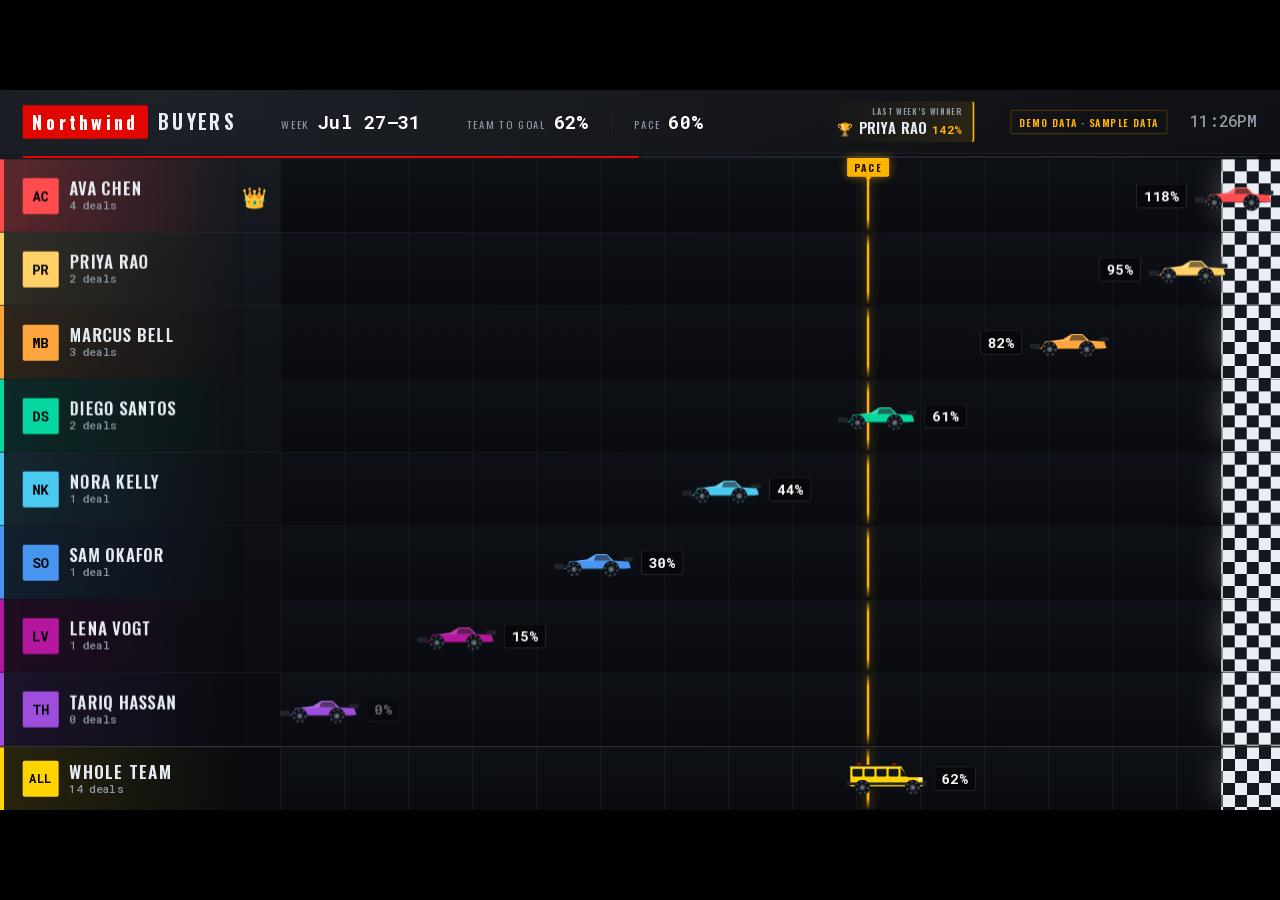
<file: race-board/index.html>
<!DOCTYPE html>
<html lang="en">
<head>
<meta charset="utf-8">
<meta name="viewport" content="width=device-width, initial-scale=1">
<title>Northwind Race Board</title>
<link rel="stylesheet" href="race.css">
</head>
<!--
  PORTING TO THE CRM
  This file becomes a Blade view. Only two things change:
    1. the asset hrefs (race.css / race.js -> the CRM's public/ paths)
    2. the data-* attributes below, which the Blade template fills in
  Everything else — markup, CSS, JS — ships unchanged. See HANDOFF.md.

  Config lives in data-* attributes, NOT an inline <script>: a strict
  `script-src 'self'` CSP (ours, and the CRM's) blocks inline script, which would
  silently drop the config and fall back to defaults. Attributes need no nonce.
-->
<body
  data-endpoint="race.json"
  data-poll="60"
  data-heat="20"
  data-theme="cars"
  data-sound="on"
  data-volume="0.7"
  data-control=""
  data-control-poll="3"
  data-stale-hours="20"><!-- poll seconds; heat = seconds each heat holds the screen; sound=off to mute.
       data-control = remote-control endpoint the board polls so a second tab
       (/control) can drive the wall live. Omit it (as the CRM Blade view does
       unless the CRM serves /api/control) and the board never polls — purely
       additive. data-control-poll = how often (seconds) to check for a change.
       data-stale-hours = age of newest deal before the "deals through" stamp goes amber.
       20 clears the normal overnight feed gap (~19.5h); lower would false-alarm each morning.
       data-theme = this week's costume; ids live in themes.js ("cars" is built
       into race.js and is what any broken theme falls back to). Preview any
       theme without a deploy: ?theme=sharks · check it with ?theme=sharks&audit=1 -->

<div class="board" id="board">
  <header class="hd">
    <div class="hd-title">
      <span class="hd-mark">Northwind</span>
      <span class="hd-heat" id="heat-label">Buyers</span>
    </div>
    <span class="hd-rule"></span>
    <div class="hd-stat">
      <span class="lbl">Week</span>
      <span class="val" id="week-label">—</span>
    </div>
    <span class="hd-rule"></span>
    <div class="hd-stat">
      <span class="lbl">Team to goal</span>
      <span class="val" id="co-agp">—</span>
    </div>
    <span class="hd-rule"></span>
    <!-- "Pace", not "Week elapsed": this is the weighted share of the week's AGP
         that should be in by now, which is deliberately NOT the same as clock
         time (Monday is only 9.4% of a week's AGP). Matches the PACE flag. -->
    <div class="hd-stat">
      <span class="lbl">Pace</span>
      <span class="val" id="pace-label">—</span>
    </div>
    <span class="hd-spacer"></span>
    <!-- Last window's winner for the page on screen (each heat carries its own,
         filled by render()). Name + % of goal only — no dollars. -->
    <div class="hd-winner" id="last-winner" hidden>
      <span class="hd-winner-lbl">Last week&rsquo;s winner</span>
      <span class="hd-winner-val">
        <span class="hd-trophy" aria-hidden="true">&#127942;</span>
        <span id="lw-name">—</span>
        <span id="lw-pct" class="hd-winner-pct">—</span>
      </span>
    </div>
    <span class="badge-mock" id="badge-mock" hidden>Demo data · sample data</span>
    <!-- current time (big) + the feed's "deals through" cutoff beneath it, so a
         viewer can tell a stale twice-daily feed from a broken board. -->
    <div class="hd-time">
      <span class="hd-clock" id="clock">—</span>
      <span class="hd-fresh" id="data-through" hidden>—</span>
    </div>
  </header>

  <!-- heat progress: which heat is up, and how long until the wipe -->
  <div class="heat-dots" id="heat-dots"></div>

  <!-- Labels the amber line. Without this nobody knows what it is, and a wall
       display gets no chance to explain itself. -->
  <div class="pace-flag" id="pace-flag"><span>Pace</span></div>

  <main class="lanes" id="lanes"></main>

  <!-- The whole team, as one vehicle. Outside .lanes on purpose: the team number
       is the same in both heats, so this must not wipe when the heats rotate —
       it keeps rolling while buyers swap to AMs above it.
       --color / --tint-* are set from JS at boot (see tintTeamLane) so they follow
       the week's theme. They used to be hardcoded here, which duplicated
       BUS_COLOR and would have left a school-bus-yellow gutter behind a blue
       whale. The tints are precomputed rgba() rather than color-mix(), which is
       Chromium 111+ and absent on every TV browser. -->
  <div class="bus-lane" id="bus-lane">
    <div class="gutter">
      <span class="chip">ALL</span>
      <span class="who">
        <span class="nm">Whole Team</span>
        <span class="sub" id="bus-sub">&mdash;</span>
      </span>
    </div>
    <div class="track">
      <div class="pace" id="bus-pace"></div>
      <div class="finish"></div>
      <div class="car-wrap" id="bus-wrap"><div class="car-inner">
        <span id="bus-art"></span>
        <span class="puff"></span><span class="streak"></span>
        <span class="pill" id="bus-pill"></span>
      </div></div>
    </div>
  </div>

  <!-- Win moment. Sound is likely blocked on a TV's built-in browser, so the
       celebration has to read with the volume off. -->
  <div class="win" id="win" hidden>
    <div class="win-scrim"></div>
    <div class="win-row">
      <span class="win-flag win-flag-l">
        <svg viewBox="0 0 120 150" aria-hidden="true">
          <defs>
            <pattern id="chk-l" width="24" height="24" patternUnits="userSpaceOnUse">
              <rect width="24" height="24" fill="#12161d"/>
              <rect width="12" height="12" fill="#f2f6fb"/>
              <rect x="12" y="12" width="12" height="12" fill="#f2f6fb"/>
            </pattern>
          </defs>
          <rect x="6" y="0" width="7" height="150" rx="3" fill="#5b6472"/>
          <g class="win-cloth">
            <rect x="13" y="8" width="102" height="76" fill="url(#chk-l)"/>
          </g>
        </svg>
      </span>

      <span class="win-card">
        <span class="win-name" id="win-name">&nbsp;</span>
        <span class="win-sub">hit goal</span>
      </span>

      <span class="win-flag win-flag-r">
        <svg viewBox="0 0 120 150" aria-hidden="true">
          <defs>
            <pattern id="chk-r" width="24" height="24" patternUnits="userSpaceOnUse">
              <rect width="24" height="24" fill="#12161d"/>
              <rect width="12" height="12" fill="#f2f6fb"/>
              <rect x="12" y="12" width="12" height="12" fill="#f2f6fb"/>
            </pattern>
          </defs>
          <rect x="107" y="0" width="7" height="150" rx="3" fill="#5b6472"/>
          <g class="win-cloth">
            <rect x="5" y="8" width="102" height="76" fill="url(#chk-r)"/>
          </g>
        </svg>
      </span>
    </div>
  </div>

  <div class="confetti" id="confetti"></div>
  <div class="toast" id="toast"><span class="dot"></span><span class="tx"></span></div>
  <div class="err" id="err" hidden></div>
  <div class="sound-hint" id="sound-hint" hidden>&#128263; Press OK on the remote once to enable sound</div>
</div>

<!-- Three cues, one per moment: a deal booked (advance), a goal crossed
     (finishline), a deal cancelled (revert). preload=auto so the first play
     isn't a silent stall while it fetches. Browsers block audio until the page
     has a user gesture — on a TV nobody clicks, so launch Chrome with
     --autoplay-policy=no-user-gesture-required (see HANDOFF). -->
<audio id="snd-advance" src="assets/advance.mp3"    preload="auto"></audio>
<audio id="snd-finish"  src="assets/finishline.mp3" preload="auto"></audio>
<audio id="snd-revert"  src="assets/revert.mp3"     preload="auto"></audio>

<!-- themes.js MUST come before race.js: race.js resolves the week's theme at
     boot and reads RACE_THEMES then. Wrong order and it's undefined, so the
     board silently falls back to cars and nobody can tell why.
     It is purely additive — delete it and the board still runs on cars. -->
<script src="themes.js"></script>
<script src="race.js"></script>
</body>
</html>
</file>
<file: race-board/race.css>
/* ============================================================
   Northwind RACE BOARD — Sports Broadcast
   Authored at literal 1920x1080 and scaled to the viewport, so the design is
   identical on a 55" TV, a laptop, and a screenshot. Never size anything to
   vw/vh — that would stretch the layout instead of scaling it.

   Geometry budget (must total 1080):
     header 96 + heat-dots 8 + 8 lanes x 110 + bus 96 = 1080

   The bus strip is what cost the racer lanes 12px each (122 -> 110). Names are
   unchanged at 25px; only the breathing room shrank. Do not add a tenth row
   without re-deriving this — an earlier draft at 62px put names at ~13px on the
   real panel, which is unreadable across a room.

   Self-contained: no CDN, no remote fonts, no external images. the CRM serves this
   under its own CSP and anything external gets blocked.
   ============================================================ */

/* Self-hosted brand fonts (OFL), copied from brand-kit/ds-bundle/fonts.
   latin subset only — the roster is ASCII. Note the brand kit ships a single
   400-weight file per family, so 600/700 are browser-synthesized bold; that is
   a brand-kit limitation, not a bug here. */
@font-face {
  font-family: 'Oswald'; font-style: normal; font-weight: 400 700;
  font-display: swap; src: url(assets/Oswald-400-latin.woff2) format('woff2');
}
@font-face {
  font-family: 'Roboto Mono'; font-style: normal; font-weight: 400 700;
  font-display: swap; src: url(assets/RobotoMono-400-latin.woff2) format('woff2');
}

*, *::before, *::after { box-sizing: border-box; margin: 0; padding: 0; }

:root {
  --hd-h: 96px;
  --dots-h: 8px;
  --lane-h: 110px;
  --bus-h: 96px;
  --gutter-w: 420px;
  --finish-w: 88px;

  --bg-0: #06070a;
  --bg-1: #0b0d11;
  --bg-2: #14181f;
  --ink: #e8edf4;
  --ink-dim: #8f98a6;
  --rule: #1e242e;
  --accent: #e10600;   /* broadcast red */
  --pace: #ffb400;     /* pace car / on-pace marker */

  --ease-move: cubic-bezier(.2, .7, .2, 1);
}

html, body {
  height: 100%;
  background: #000;
  color: var(--ink);
  font-family: Oswald, "Arial Narrow", system-ui, sans-serif;
  -webkit-font-smoothing: antialiased;
  overflow: hidden;              /* a TV never scrolls */
  cursor: none;                  /* no pointer on a wall display */
}
/* The board carries no on-screen controls: theme switching and Jordan's
   dumpster toggle live in the /control page (a second tab). The old
   cursor-reveal switcher and its mousemove listener are gone, so the wall
   stays `cursor: none` and inert. */

/* Dumpster fire — flame flicker. Each tongue flickers on its own timing so the
   fire looks alive. transform-origin is inline in viewBox units (the flame base)
   like the wheels; no transform-box. `.anim` lets reduced-motion still it. */
.dump-flame-a { animation: flicker .55s ease-in-out infinite; }
.dump-flame-b { animation: flicker .43s ease-in-out infinite .12s; }
.dump-flame-c { animation: flicker .67s ease-in-out infinite .21s; }
@keyframes flicker {
  0%, 100% { transform: scaleY(1) scaleX(1); }
  50%      { transform: scaleY(1.22) scaleX(.88); }
}

/* ---------- board shell ---------- */
.board {
  position: absolute; top: 50%; left: 50%;
  width: 1920px; height: 1080px;
  transform: translate(-50%, -50%) scale(var(--k, 1));
  transform-origin: center center;
  overflow: hidden;
  background:
    linear-gradient(180deg, rgba(255,255,255,.026), transparent 40%),
    radial-gradient(90% 140% at 12% 0%, var(--bg-2) 0%, var(--bg-1) 55%, var(--bg-0) 100%);
}

/* ---------- header ---------- */
.hd {
  display: flex; align-items: center;
  height: var(--hd-h); padding: 0 34px;
  border-bottom: 1px solid var(--rule);
  background: rgba(255,255,255,.014);
  position: relative; z-index: 20;
}
.hd > * + * { margin-left: 34px; }   /* flex `gap` is Chromium 84+ */
.hd-title { display: flex; align-items: baseline; }
.hd-title > * + * { margin-left: 16px; }
.hd-mark {
  font-size: 27px; font-weight: 700; letter-spacing: .2em;
  color: #fff; background: var(--accent);
  padding: 5px 14px; border-radius: 2px;
}
.hd-heat {
  font-size: 30px; font-weight: 600; letter-spacing: .12em; text-transform: uppercase;
  transition: opacity .28s;
}
.hd-rule { width: 1px; height: 40px; background: var(--rule); }
.hd-stat { display: flex; align-items: baseline; }
.hd-stat > * + * { margin-left: 12px; }
.hd-stat .lbl {
  font-size: 16px; letter-spacing: .15em; text-transform: uppercase; color: var(--ink-dim);
}
.hd-stat .val {
  font-family: "Roboto Mono", ui-monospace, monospace;
  font-size: 28px; font-weight: 700; color: #fff;
}
.hd-spacer { flex: 1; }
.hd-time { display: flex; flex-direction: column; align-items: flex-end; line-height: 1.04; }
.hd-clock {
  font-family: "Roboto Mono", ui-monospace, monospace;
  font-size: 24px; font-weight: 500; color: var(--ink-dim);
  font-variant-numeric: tabular-nums;
}
/* "Deals through …" — the feed's cutoff. Dim by default; amber past staleHours,
   which pairs with the prior-day weekday the JS prepends when it's not today. */
.hd-fresh {
  font-family: "Roboto Mono", ui-monospace, monospace;
  font-size: 12px; font-weight: 500; letter-spacing: .05em; text-transform: uppercase;
  color: #6a7280; margin-top: 3px; white-space: nowrap;
}
.hd-fresh.stale { color: var(--pace); }
.badge-mock {
  font-size: 15px; font-weight: 600; letter-spacing: .12em; text-transform: uppercase;
  color: var(--pace); border: 1px solid #6a4d00; border-radius: 2px;
  padding: 6px 12px;
}

/* Last week's winner — a callout, not a plain stat, so it reads as a highlight.
   Name + % of goal only; no dollar figure. */
.hd-winner {
  display: flex; flex-direction: column; align-items: flex-end;
  padding: 6px 16px; margin-right: 20px; border-radius: 5px;
  background: linear-gradient(90deg, transparent, rgba(255,180,0,.1));
  border-right: 3px solid var(--pace);
}
.hd-winner-lbl {
  font-size: 12px; font-weight: 600; letter-spacing: .14em; text-transform: uppercase;
  color: var(--ink-dim);
}
.hd-winner-val {
  display: flex; align-items: baseline;
  font-size: 22px; font-weight: 600; letter-spacing: .04em; text-transform: uppercase;
  white-space: nowrap; color: var(--ink);
}
.hd-winner-val > * + * { margin-left: 8px; }   /* flex `gap` is Chromium 84+ */
.hd-trophy { font-size: 19px; }
.hd-winner-pct {
  font-family: "Roboto Mono", ui-monospace, monospace;
  font-size: 17px; font-weight: 700; color: var(--pace);
}

/* ---------- pace flag ----------
   Sits at the top of the amber pace line and names it. "Pace" = where you'd have
   to be right now to finish the window exactly on goal. */
.pace-flag {
  position: absolute; top: calc(var(--hd-h) + var(--dots-h) - 2px);
  z-index: 22; transform: translateX(-50%);
  transition: left 1.4s linear;
  pointer-events: none;
  display: flex; flex-direction: column; align-items: center;
}
.pace-flag span {
  font-size: 15px; font-weight: 700; letter-spacing: .18em; text-transform: uppercase;
  color: #1a1200; background: var(--pace);
  padding: 3px 10px; border-radius: 2px;
  box-shadow: 0 0 14px rgba(255,180,0,.5);
}
.pace-flag::after {
  content: ""; width: 0; height: 0;
  border-left: 5px solid transparent; border-right: 5px solid transparent;
  border-top: 6px solid var(--pace);
}

/* ---------- heat timer ---------- */
.heat-dots { height: var(--dots-h); display: flex; padding: 0 34px; align-items: center; }
.heat-dots i + i { margin-left: 3px; }
.heat-dots i {
  height: 3px; flex: 1; background: var(--rule); border-radius: 2px; position: relative; overflow: hidden;
}
.heat-dots i.on::after {
  content: ""; position: absolute; top: 0; right: 0; bottom: 0; left: 0;
  background: var(--accent);
  transform-origin: left center;
  animation: heat-fill linear forwards;
  animation-duration: var(--heat-ms, 20s);
}
@keyframes heat-fill { from { transform: scaleX(0); } to { transform: scaleX(1); } }

/* ---------- lanes ---------- */
.lanes { position: relative; z-index: 10; }

.lane {
  display: grid;
  grid-template-columns: var(--gutter-w) 1fr;
  align-items: center;
  height: var(--lane-h);
  border-bottom: 1px solid rgba(255,255,255,.05);
  position: relative;
}
.lane:last-child { border-bottom: 0; }

/* Rank ordering: lanes are built in a STABLE dom order and slide to their rank
   via --y (FLIP-style). Nothing is reordered in the DOM, so the rebuild-only-on-
   roster-change rule holds and rows glide instead of snapping.
   --y is (targetRank - domIndex) * lane-h, set in render(). */
.lane {
  transform: translateY(var(--y, 0px));
  transition: transform .75s cubic-bezier(.35, .9, .25, 1);
  will-change: transform;
}

/* The heat wipe animates the lane's CHILDREN, not the lane itself. Both would
   otherwise animate `transform` and the keyframes would clobber --y, snapping
   every row back to its dom position mid-wipe. */
.lane > .gutter, .lane > .track {
  animation: lane-in .42s var(--ease-move) both;
  animation-delay: var(--d, 0ms);
}
@keyframes lane-in {
  from { opacity: 0; transform: translateX(90px); }
  to   { opacity: 1; transform: translateX(0); }
}
.lanes.out .lane > .gutter, .lanes.out .lane > .track {
  animation: lane-out .3s var(--ease-move) both;
  animation-delay: var(--d, 0ms);
}
@keyframes lane-out {
  from { opacity: 1; transform: translateX(0); }
  to   { opacity: 0; transform: translateX(-70px); }
}

.gutter {
  display: flex; align-items: center;
  padding: 0 20px 0 28px; height: 100%;
  border-left: 6px solid var(--color);
  /* --tint-* are precomputed rgba() from JS: color-mix() is Chromium 111+ and
     absent on every TV browser, which would drop the tint entirely. */
  background: linear-gradient(90deg, var(--tint-13), transparent 88%);
  position: relative; z-index: 6;
}
.gutter > * + * { margin-left: 16px; }   /* flex `gap` is Chromium 84+ */
.lane.leader .gutter {
  background: linear-gradient(90deg, var(--tint-30), transparent 88%);
}
.chip {
  width: 54px; height: 54px; flex: none; border-radius: 3px;
  display: grid; place-items: center;
  font-family: "Roboto Mono", ui-monospace, monospace;
  font-size: 20px; font-weight: 700;
  color: #000; background: var(--color);
}
.who { min-width: 0; flex: 1; }
.who .nm {
  display: block; line-height: 1.12;
  font-size: 25px; font-weight: 600;
  letter-spacing: .05em; text-transform: uppercase;
  white-space: nowrap; overflow: hidden; text-overflow: ellipsis;
}
.who .sub {
  display: block; overflow: hidden; text-overflow: ellipsis; white-space: nowrap;
  font-family: "Roboto Mono", ui-monospace, monospace;
  font-size: 17px; font-weight: 500; color: var(--ink-dim);
}
/* a goal we invented must never look like a goal they set */
.who .sub .tbd { color: var(--pace); opacity: .85; }
.crown { font-size: 30px; flex: none; margin-left: auto; padding-left: 8px; opacity: 0; transition: opacity .3s; }
.lane.leader .crown { opacity: 1; }

/* ---------- team bus ---------- */
/* The whole team as one vehicle, riding the same track against the same pace
   line and the same finish.

   It lives OUTSIDE .lanes deliberately. The team number is identical in both
   heats, so the bus must not wipe when buyers swap to AMs — it keeps rolling
   while the heats change above it, which is exactly the point it's making. That
   also keeps it out of the rank sort in render(): it isn't a person, it has no
   rank, and it must never slide.

   The grid MUST stay identical to .lane. If the columns drift, the bus's track
   starts at a different x than every lane above it and the pace line stops being
   one straight vertical — the same bug that already bit us once. */
.bus-lane {
  display: grid;
  grid-template-columns: var(--gutter-w) 1fr;
  align-items: center;
  height: var(--bus-h);
  position: relative; z-index: 11;
  /* reads as a totals row: a rule separating the team from the individuals */
  border-top: 2px solid rgba(255,255,255,.16);
}
.bus-lane .gutter { background: linear-gradient(90deg, var(--tint-13), transparent 88%); }
.bus-lane .who .nm { font-size: 26px; letter-spacing: .07em; }
/* "ALL" is 3 chars where initials are 2 — drop a point so it doesn't crowd */
.bus-lane .chip { font-size: 18px; letter-spacing: .02em; }

/* ---------- track ---------- */
.track { position: relative; height: 100%; overflow: hidden;
  background:
    repeating-linear-gradient(90deg, rgba(255,255,255,.05) 0 1px, transparent 1px 96px),
    linear-gradient(180deg, #0e1117, #090b0f);
}
.finish {
  position: absolute; top: 0; right: 0; bottom: 0; width: var(--finish-w); z-index: 3;
  pointer-events: none;
  background-color: var(--bg-2);
  /* SVG checker, not repeating-conic-gradient (Chromium 69+ / absent on
     older TV browsers, which would render a flat block, not a finish line) */
  background-image: url("data:image/svg+xml,%3Csvg xmlns='http://www.w3.org/2000/svg' width='36' height='36'%3E%3Crect width='18' height='18' fill='%23e9eef5'/%3E%3Crect x='18' y='18' width='18' height='18' fill='%23e9eef5'/%3E%3C/svg%3E");
  background-size: 36px 36px;
  border-left: 2px solid rgba(255,255,255,.5);
  box-shadow: -24px 0 44px -18px rgba(255,255,255,.22);
}
.pace {
  position: absolute; top: 0; bottom: 0; width: 4px; z-index: 4;
  transform: translateX(-2px);
  transition: left 1.4s linear;
  pointer-events: none;
  background: linear-gradient(180deg, transparent, var(--pace) 18%, var(--pace) 82%, transparent);
  box-shadow: 0 0 16px rgba(255,180,0,.55);
}

/* The wrapper is exactly car-width: the pill floats off it absolutely, so
   translateX always positions the CAR body and never shifts when the pill
   flips sides or the number changes digits. */
.car-wrap {
  position: absolute; top: 50%; left: 0; z-index: 5;
  transform: translate(0, -50%);
  transition: transform 2.4s var(--ease-move);
  will-change: transform;
}
.car-inner { position: relative; display: block; }
.car { display: block; }
.pill {
  position: absolute; left: 100%; top: 50%;
  transform: translateY(-50%); margin-left: 12px;
  font-family: "Roboto Mono", ui-monospace, monospace;
  font-size: 21px; font-weight: 700; white-space: nowrap;
  padding: 3px 11px; border-radius: 3px;
  background: rgba(6,8,12,.82); color: #fff;
  border: 1px solid rgba(255,255,255,.14);
}
.flip .pill { left: auto; right: 100%; margin-left: 0; margin-right: 12px; }
.zero .pill { opacity: .38; }

/* The wheel's spin now lives with the other theme motion, in the THEMES section
   below — it belongs to the `cars` costume, not to the board's chrome. */

.puff {
  position: absolute; left: -10px; top: 50%; z-index: -1;
  width: 16px; height: 16px; border-radius: 50%; opacity: 0;
  background: rgba(255,255,255,.32); filter: blur(3px);
}
.moving .puff { animation: puff .55s ease-out 3; }
@keyframes puff {
  0%   { opacity: .75; transform: translate(0, -50%) scale(.4); }
  100% { opacity: 0;   transform: translate(-46px, -50%) scale(1.7); }
}
.streak {
  position: absolute; right: 100%; top: 50%; height: 3px; width: 0; opacity: 0; margin-right: 9px;
  background: linear-gradient(90deg, transparent, var(--color));
  filter: blur(1px);
  box-shadow: 0 8px 8px -5px var(--tint-55), 0 -8px 8px -5px var(--tint-55);
}
.moving .streak { animation: streak 2.4s var(--ease-move); }
@keyframes streak {
  0%   { width: 0;    opacity: 0; }
  22%  { width: 84px; opacity: .85; }
  100% { width: 0;    opacity: 0; }
}
.moving .car { filter: blur(.8px); }
.car-wrap.done .car { animation: pop .6s cubic-bezier(.16,1.2,.3,1); }
@keyframes pop {
  0%   { transform: scale(1) rotate(0deg); }
  40%  { transform: scale(1.14) rotate(-6deg); }
  100% { transform: scale(1) rotate(0deg); }
}

/* ---------- toast / confetti / error ---------- */
/* bottom by default; .top flips it clear of a bottom-half racer so the toast
   never sits on the car it's announcing */
.toast {
  position: absolute; right: 26px; bottom: 22px; z-index: 30;
  display: flex; align-items: center; padding: 14px 22px;
  background: rgba(10,13,18,.94); border-left: 5px solid var(--color, var(--accent));
  border-radius: 0 3px 3px 0; box-shadow: 0 12px 40px rgba(0,0,0,.6);
  opacity: 0; transform: translateY(10px);
  transition: opacity .3s, transform .3s;
  pointer-events: none;
}
.toast > * + * { margin-left: 14px; }
.toast.top { bottom: auto; top: 124px; transform: translateY(-10px); }
.toast.show { opacity: 1; transform: translateY(0); }
.toast .dot { width: 12px; height: 12px; border-radius: 50%; background: var(--color); flex: none; }
.toast .tx { font-size: 23px; font-weight: 600; letter-spacing: .04em; white-space: nowrap; }
.toast .tx b { font-family: "Roboto Mono", ui-monospace, monospace; font-weight: 700; }
/* Cancellation: a muted grey bar + dot instead of the racer's colour, so a
   deal falling through never wears the celebratory accent. The womp carries the
   rest. */
.toast.sad { border-left-color: #5a6472; }
.toast.sad .dot { background: #5a6472; }
.toast.sad .tx { color: var(--ink-dim); }
.toast.sad .tx b { color: var(--ink); }

.confetti { position: absolute; top: 0; right: 0; bottom: 0; left: 0; z-index: 25; pointer-events: none; overflow: hidden; }
.conf { position: absolute; width: 10px; height: 16px; top: -20px; animation: fall linear forwards; }
@keyframes fall { to { transform: translateY(1120px) rotate(620deg); opacity: 0; } }

/* ---------- win moment ----------
   Fires when a car crosses 100%. Sound is likely blocked on a TV's built-in
   browser (no way to pass Chrome's autoplay flag), so this has to land with the
   volume off. Transient: ~4.6s, then removed.
   Everything here is transform/opacity only — safe on old TV engines. */
.win {
  position: absolute; top: 0; right: 0; bottom: 0; left: 0;
  z-index: 28; pointer-events: none;
  display: flex; align-items: center; justify-content: center;
}
/* REQUIRED. `display: flex` above is an author style and beats the UA's
   [hidden] { display: none }, so without this the overlay is permanently
   displayed, its animations run once on page load (when nobody has won) and
   never replay — toggling .hidden wouldn't change display, and CSS animations
   only restart when display does. This one line is what makes celebrate() work. */
.win[hidden] { display: none; }
.win-scrim {
  position: absolute; top: 0; right: 0; bottom: 0; left: 0;
  background: radial-gradient(60% 60% at 50% 50%, rgba(6,8,12,.72), rgba(6,8,12,.9));
  opacity: 0; animation: scrim-in 4.6s ease both;
}
@keyframes scrim-in {
  0% { opacity: 0; } 10% { opacity: 1; } 82% { opacity: 1; } 100% { opacity: 0; }
}

.win-row { position: relative; display: flex; align-items: center; }
.win-row > * + * { margin-left: 34px; }

/* ONE animation per element covering in -> hold -> out.
   Do NOT stack two animations that both touch opacity: with fill-mode `both`,
   the later one's backwards fill pins opacity to the element's base value (0)
   for the whole delay, so the entrance is cancelled and the card renders as a
   ghost. One timeline, no conflict. */
.win-flag { width: 190px; height: 238px; opacity: 0; }
.win-flag svg { width: 100%; height: 100%; display: block; }
.win-flag-l { animation: flag-l 4.6s cubic-bezier(.16,1.2,.3,1) both; }
.win-flag-r { animation: flag-r 4.6s cubic-bezier(.16,1.2,.3,1) both; }
@keyframes flag-l {
  0%   { opacity: 0; transform: translateX(-70px) rotate(-16deg); }
  11%  { opacity: 1; transform: translateX(0) rotate(-7deg); }
  88%  { opacity: 1; transform: translateX(0) rotate(-7deg); }
  100% { opacity: 0; transform: translateX(-24px) rotate(-11deg); }
}
@keyframes flag-r {
  0%   { opacity: 0; transform: translateX(70px) rotate(16deg); }
  11%  { opacity: 1; transform: translateX(0) rotate(7deg); }
  88%  { opacity: 1; transform: translateX(0) rotate(7deg); }
  100% { opacity: 0; transform: translateX(24px) rotate(11deg); }
}
/* the cloth waves: skew + squash, offset per flag so they don't move in lockstep */
.win-cloth { animation: wave .85s ease-in-out infinite; }
.win-flag-r .win-cloth { animation-delay: .18s; }
@keyframes wave {
  0%, 100% { transform: skewY(0deg)  scaleY(1);    }
  30%      { transform: skewY(-4.5deg) scaleY(.965); }
  65%      { transform: skewY(3.5deg)  scaleY(1.03); }
}

.win-card {
  position: relative; text-align: center;
  padding: 26px 44px;
  border: 3px solid var(--win-color, var(--pace));
  border-radius: 6px;
  background: rgba(8,10,14,.92);
  box-shadow: 0 24px 70px rgba(0,0,0,.75);
  opacity: 0;
  animation: win-card 4.6s cubic-bezier(.16,1.2,.3,1) both;
}
.win-name {
  display: block;
  font-size: 76px; font-weight: 700; letter-spacing: .04em;
  text-transform: uppercase; line-height: 1.04; color: #fff;
  white-space: nowrap;
}
.win-sub {
  display: block; margin-top: 6px;
  font-size: 30px; font-weight: 600; letter-spacing: .38em;
  text-transform: uppercase; color: var(--win-color, var(--pace));
}
@keyframes win-card {
  0%   { opacity: 0; transform: scale(.82) translateY(14px); }
  11%  { opacity: 1; transform: scale(1) translateY(0); }
  88%  { opacity: 1; transform: scale(1) translateY(0); }
  100% { opacity: 0; transform: scale(.96) translateY(-6px); }
}

.err {
  position: absolute; left: 34px; bottom: 22px; z-index: 30;
  font-size: 18px; color: var(--accent); letter-spacing: .06em;
}

/* Shown only if the browser refused to play the fanfare (no user gesture yet).
   On a properly-launched kiosk this never appears — see HANDOFF. */
.sound-hint {
  position: absolute; left: 34px; bottom: 52px; z-index: 30;
  font-size: 17px; color: var(--pace); letter-spacing: .06em;
  border: 1px solid #6a4d00; border-radius: 2px; padding: 5px 11px;
}

/* ============================================================
   THEMES
   Each week's costume. Scoped by the id race.js resolves and writes to #board
   (NOT <body> — .board is a child of body, so an attribute there would never
   match these selectors).

   Theme CSS lives HERE, in the real stylesheet — never injected as a <style>
   tag, which a strict `style-src 'self'` would block exactly the way it blocks
   inline <script>. Same trap, different attribute.

   The art itself is in themes.js; this is only its motion and its track.
   ============================================================ */

/* ---------------- theme: cars (built into race.js, the fallback) ----------
   NOT scoped to [data-theme="cars"] on purpose: `cars` is also what every
   failed theme resolution degrades to, and this rule is the one piece of theme
   motion that must work even if #board's attribute never got written.

   NO transform-box here. Each wheel sets transform-origin inline in viewBox user
   units (e.g. "18px 20px"), which is what the default `view-box` box resolves
   against. `fill-box` would resolve those same numbers against the wheel's own
   bounding box — the origin lands outside the wheel and it ORBITS instead of
   spinning (measured: 59px x 64px of drift). It's Chromium 64+ regardless. */
.wheel { animation: spin 1.15s linear infinite; }
@keyframes spin { to { transform: rotate(360deg); } }

/* ---------------- theme: sharks ------------------------------------------- */
/* Deep water. The lane's vertical grid survives as a faint current.
   Kept dark on purpose: the % pill is white-on-near-black and the finish line
   glows white — a bright track skin destroys both. Test every new skin against
   the pill and the amber pace line, not just against the character. */
.board[data-theme="sharks"] .track {
  background:
    repeating-linear-gradient(90deg, rgba(120,190,225,.06) 0 1px, transparent 1px 96px),
    linear-gradient(180deg, #0a1a24, #040d14);
}
/* Tail sweep. transform-origin is set INLINE on the <g> in viewBox user units
   (see themes.js) — do not add transform-box here, it would make the tail orbit
   instead of swish, the same way it broke the wheels. */
.board[data-theme="sharks"] .fin-tail {
  animation: swish 1.05s ease-in-out infinite;
}
@keyframes swish {
  0%, 100% { transform: rotate(-11deg); }
  50%      { transform: rotate(11deg); }
}
.board[data-theme="sharks"] .fin-fluke {
  animation: swish 1.9s ease-in-out infinite;   /* a whale is unhurried */
}
.board[data-theme="sharks"] .spout {
  animation: spout 2.6s ease-out infinite;
  transform-origin: 57px 8px;
}
@keyframes spout {
  0%, 62%   { opacity: 0; transform: scaleY(.35); }
  72%       { opacity: .95; transform: scaleY(1.1); }
  100%      { opacity: 0; transform: scaleY(1.35); }
}
/* A shark leaves a bubble, not an exhaust puff. Same element, restyled — the
   name is car-flavoured but the idea (a rear-emitted motion particle) is not. */
.board[data-theme="sharks"] .puff {
  background: rgba(190,230,255,.5);
  box-shadow: inset 0 0 0 1px rgba(255,255,255,.35);
}

/* ---------------- theme: swimmers ----------------------------------------- */
/* A pool, read from UNDER the water.
   This is the theme that proves the skin rule. A pool wants to be bright, and
   bright is what the board cannot take — the % pill is white-on-near-black and
   .finish sells itself with a white glow (see .finish's box-shadow). A literal
   pale-blue pool erases both. So: deep water, with the lane ropes and the tiled
   floor doing the "this is a pool" work instead of the brightness. */
.board[data-theme="swimmers"] .track {
  background:
    /* lane rope: the dashed float line every pool has */
    repeating-linear-gradient(90deg, rgba(255,255,255,.16) 0 10px, transparent 10px 22px),
    /* pool tile grid */
    repeating-linear-gradient(90deg, rgba(150,220,255,.07) 0 1px, transparent 1px 96px),
    linear-gradient(180deg, #0b2740, #061626);
  background-size: 22px 3px, auto, auto;
  background-position: 0 6px, 0 0, 0 0;
  background-repeat: repeat-x, repeat, no-repeat;
}
.board[data-theme="swimmers"] .legs {
  animation: kick .42s ease-in-out infinite;   /* a flutter kick is fast */
}
@keyframes kick {
  0%, 100% { transform: rotate(-7deg); }
  50%      { transform: rotate(7deg); }
}
.board[data-theme="swimmers"] .arm-back {
  animation: stroke-arm 1.25s ease-in-out infinite;
}
@keyframes stroke-arm {
  0%, 100% { transform: rotate(0deg); }
  50%      { transform: rotate(-26deg); }
}
.board[data-theme="swimmers"] .oars {
  animation: row 1.9s ease-in-out infinite;
}
@keyframes row {
  0%, 100% { transform: rotate(-6deg); }
  50%      { transform: rotate(9deg); }
}
/* a swimmer's wake, not an exhaust puff */
.board[data-theme="swimmers"] .puff {
  background: rgba(220,245,255,.55);
}

/* ---------------- theme: runners ------------------------------------------ */
/* A running track: warm lane surface with the white lane stripes every track
   has. Kept muted, not the real orange-red of a track, so the white pill and
   the amber pace line survive (same rule as swimmers). */
.board[data-theme="runners"] .track {
  background:
    repeating-linear-gradient(90deg, rgba(255,255,255,.10) 0 2px, transparent 2px 96px),
    linear-gradient(180deg, #2a1410, #180b09);
}
/* The run cycle IS opposite arm/leg swing: front leg + back arm drive together,
   back leg + front arm recover together. Two phases, 180deg apart. transform-
   origin is set inline on each group in viewBox units (see themes.js) — no
   transform-box, or the limbs orbit instead of pivoting. */
.board[data-theme="runners"] .leg-f,
.board[data-theme="runners"] .arm-b { animation: stride .46s ease-in-out infinite; }
.board[data-theme="runners"] .leg-b,
.board[data-theme="runners"] .arm-f { animation: stride .46s ease-in-out infinite reverse; }
@keyframes stride {
  0%, 100% { transform: rotate(-24deg); }
  50%      { transform: rotate(24deg); }
}
.board[data-theme="runners"] .wave { animation: wave 1.1s ease-in-out infinite; }
@keyframes wave {
  0%, 100% { transform: rotate(-10deg); }
  50%      { transform: rotate(16deg); }
}

/* ---------------- theme: bricks ------------------------------------------- */
/* A studded baseplate. Radial dots are the studs; kept dark so the pill and the
   amber pace line survive. */
.board[data-theme="bricks"] .track {
  background:
    radial-gradient(circle at 12px 12px, rgba(150,190,235,.14) 2.6px, transparent 3px) 0 0 / 24px 24px,
    linear-gradient(180deg, #10161f, #0a0e14);
}
/* A minifig's stiff little swing: opposite arm/leg, small angle (they're rigid). */
.board[data-theme="bricks"] .leg-l,
.board[data-theme="bricks"] .arm-r { animation: brickstep .52s ease-in-out infinite; }
.board[data-theme="bricks"] .leg-r,
.board[data-theme="bricks"] .arm-l { animation: brickstep .52s ease-in-out infinite reverse; }
@keyframes brickstep {
  0%, 100% { transform: rotate(-13deg); }
  50%      { transform: rotate(13deg); }
}

/* ---------------- theme: plumbers ----------------------------------------- */
/* Underground brick: the sidescroller-dungeon look. Faint brick courses, dark
   enough for the chrome. */
.board[data-theme="plumbers"] .track {
  background:
    repeating-linear-gradient(0deg, rgba(120,90,70,.14) 0 1px, transparent 1px 15px),
    repeating-linear-gradient(90deg, rgba(120,90,70,.14) 0 1px, transparent 1px 30px),
    linear-gradient(180deg, #17110d, #0d0a07);
}
.board[data-theme="plumbers"] .leg-f,
.board[data-theme="plumbers"] .arm-b { animation: stride .5s ease-in-out infinite; }
.board[data-theme="plumbers"] .leg-b,
.board[data-theme="plumbers"] .arm-f { animation: stride .5s ease-in-out infinite reverse; }
/* pipe crew bob, staggered so they don't move as one block */
.board[data-theme="plumbers"] .pop-a { animation: pop 1.4s ease-in-out infinite; }
.board[data-theme="plumbers"] .pop-b { animation: pop 1.4s ease-in-out .7s infinite; }
@keyframes pop {
  0%, 100% { transform: translateY(3px); }
  50%      { transform: translateY(-3px); }
}

/* ---------------- theme: animals (savanna) -------------------------------- */
.board[data-theme="animals"] .track {
  background:
    repeating-linear-gradient(88deg, rgba(180,140,60,.10) 0 2px, transparent 2px 26px),
    linear-gradient(180deg, #2a2110, #17110a);
}
.board[data-theme="animals"] .legs { animation: gallop .34s ease-in-out infinite; }
.board[data-theme="animals"] .legs:nth-of-type(2) { animation-direction: reverse; }
@keyframes gallop { 0%,100% { transform: rotate(-16deg); } 50% { transform: rotate(16deg); } }

/* ---------------- theme: rockets (deep space) ----------------------------- */
.board[data-theme="rockets"] .track {
  background:
    radial-gradient(circle at 20% 30%, rgba(255,255,255,.5) .6px, transparent 1.2px) 0 0 / 70px 55px,
    radial-gradient(circle at 65% 70%, rgba(180,210,255,.5) .6px, transparent 1.2px) 0 0 / 90px 80px,
    radial-gradient(circle at 40% 85%, rgba(255,255,255,.35) .5px, transparent 1px) 0 0 / 55px 60px,
    linear-gradient(180deg, #0a0b1a, #05060d);
}
.board[data-theme="rockets"] .rk-flame { animation: flicker .18s ease-in-out infinite; }

/* ---------------- theme: ufos (alien sky) --------------------------------- */
.board[data-theme="ufos"] .track {
  background:
    radial-gradient(circle at 30% 40%, rgba(120,230,180,.5) .6px, transparent 1.2px) 0 0 / 80px 70px,
    radial-gradient(ellipse 60% 40% at 70% 20%, rgba(120,90,200,.16), transparent),
    linear-gradient(180deg, #0e1e18, #0a0a16);
}
.board[data-theme="ufos"] .ufo-lights { animation: blink .9s steps(1) infinite; }
@keyframes blink { 0%,100% { opacity: 1; } 50% { opacity: .35; } }

/* ---------------- theme: trains (railway) --------------------------------- */
/* Sleepers rush past under a steel rail; wheels reuse the global spin. */
.board[data-theme="trains"] .track {
  background:
    repeating-linear-gradient(90deg, rgba(150,120,90,.22) 0 8px, transparent 8px 34px) 0 78% / auto 10px,
    linear-gradient(180deg, rgba(120,130,140,.14), transparent 30%),
    linear-gradient(180deg, #1a1c1f, #101113);
  background-repeat: repeat-x, repeat, repeat;
}
.board[data-theme="trains"] .steam { animation: steam-rise 1.3s ease-out infinite; }
@keyframes steam-rise {
  0%   { transform: translate(0,0) scale(.7); opacity: .6; }
  100% { transform: translate(-8px,-9px) scale(1.5); opacity: 0; }
}

/* ---------------- theme: boats (ocean) ------------------------------------ */
.board[data-theme="boats"] .track {
  background:
    repeating-linear-gradient(90deg, rgba(120,190,235,.06) 0 40px, rgba(90,160,210,.10) 40px 80px),
    linear-gradient(180deg, #0a2438, #05131f);
}
.board[data-theme="boats"] .wake { animation: wake .8s ease-out infinite; }
@keyframes wake { 0% { opacity: .7; transform: translateX(0); } 100% { opacity: 0; transform: translateX(-10px); } }

/* ---------------- theme: coins (vault) ------------------------------------ */
.board[data-theme="coins"] .track {
  background:
    repeating-linear-gradient(90deg, rgba(210,170,60,.05) 0 1px, transparent 1px 96px),
    radial-gradient(ellipse 80% 60% at 50% 120%, rgba(200,160,50,.14), transparent),
    linear-gradient(180deg, #1c1608, #0d0a04);
}
/* the coin spins on its vertical axis — but only to ~40% width, never to a
   sliver, so it always still reads as a coin at TV distance. */
.board[data-theme="coins"] .coin { animation: coinspin 1.5s ease-in-out infinite; }
@keyframes coinspin { 0%,100% { transform: scaleX(1); } 50% { transform: scaleX(.42); } }

/* Every theme's moving part carries `.anim`, so this stays ONE rule instead of a
   list each new theme must remember to extend.

   `!important` is load-bearing, not sloppiness. A media query adds NO
   specificity, so plain `.anim { animation: none }` is (0,1,0) and would LOSE to
   a theme's own `.board[data-theme="x"] .anim { animation: ... }` at (0,3,0),
   regardless of source order — the kill would silently fail for exactly the
   themes it exists to cover. (Today's `.wheel` rule only works by source-order
   luck: both selectors happen to be (0,1,0).)

   Do NOT widen this to `.board * { animation: none !important }`. The win card
   and flags have base `opacity: 0` and rely on `animation ... both` to become
   visible — a blanket kill renders the whole celebration invisible for 4.6s.

   Calibration: prefers-reduced-motion is Chromium 74+ and the TV panels are
   ~53-85, so on much of the fleet this block is simply dropped and motion stays
   on — which is what a wall display wants. This is a dev/accessibility story,
   not a TV story. Never invert it to `no-preference`: on Chromium <74 that block
   would also drop, silently deleting all theme animation on the oldest panels. */
@media (prefers-reduced-motion: reduce) {
  .car-wrap, .pace { transition: none; }
  .lane { animation: none; }
  .anim, .moving .puff, .moving .streak { animation: none !important; }
}
</file>
